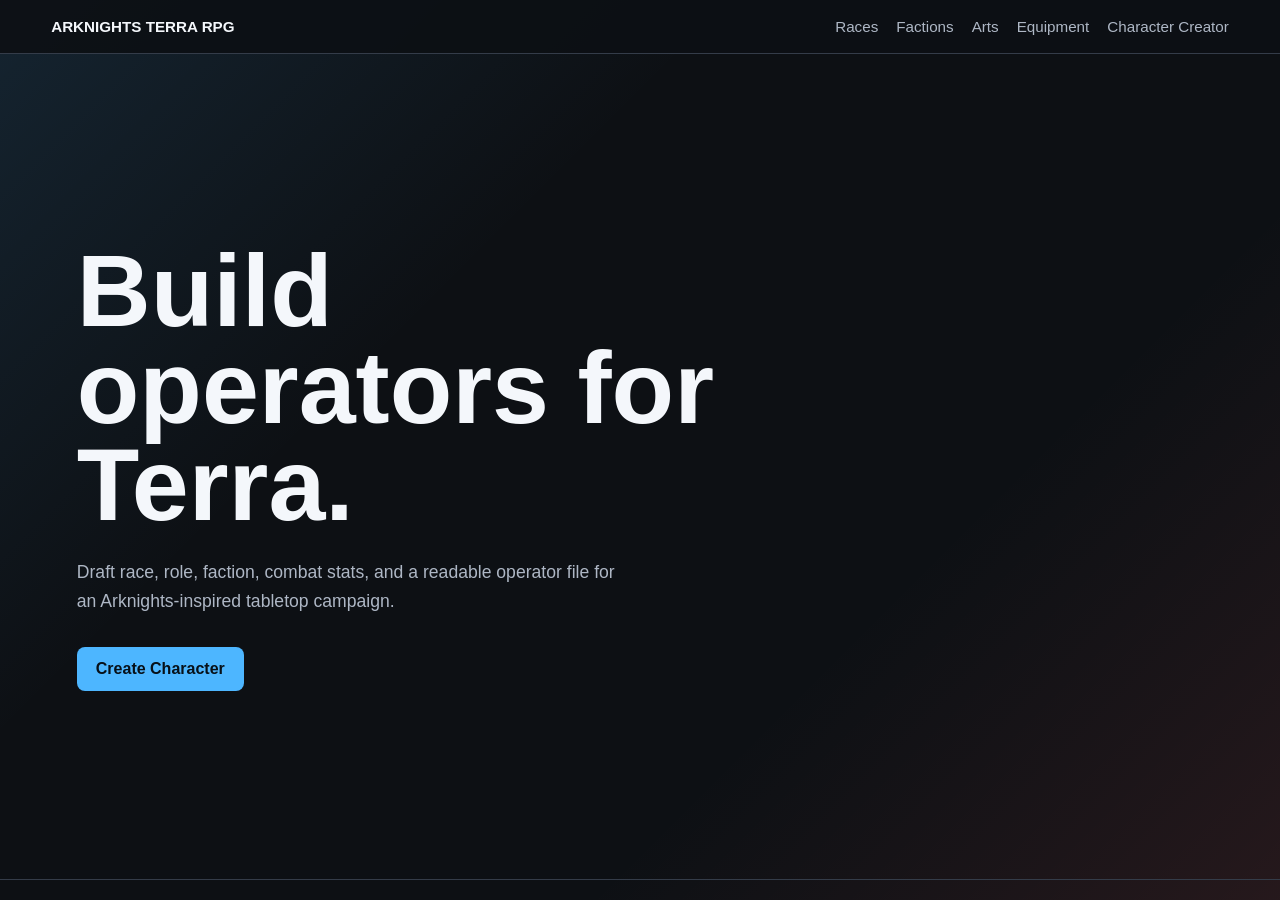
<file: Homebrew Arknights/index.html>
<!DOCTYPE html>
<html lang="en">
<head>
    <meta charset="UTF-8">
    <meta name="viewport" content="width=device-width, initial-scale=1.0">
    <title>Arknights Terra RPG</title>
    <link rel="stylesheet" href="css/style.css">
</head>
<body>

<header class="site-header">
    <a class="brand" href="index.html">ARKNIGHTS TERRA RPG</a>

    <nav aria-label="Main navigation">
        <a href="races.html">Races</a>
        <a href="factions.html">Factions</a>
        <a href="arts.html">Arts</a>
        <a href="equipment.html">Equipment</a>
        <a href="creator.html">Character Creator</a>
    </nav>
</header>

<main>
    <section class="hero">
        <div class="hero-content">
            <h1>Build operators for Terra.</h1>

            <p>
                Draft race, role, faction, combat stats, and a readable operator file for an Arknights-inspired tabletop campaign.
            </p>

            <a href="creator.html" class="button primary-button">Create Character</a>
        </div>
    </section>
</main>

</body>
</html>
</file>
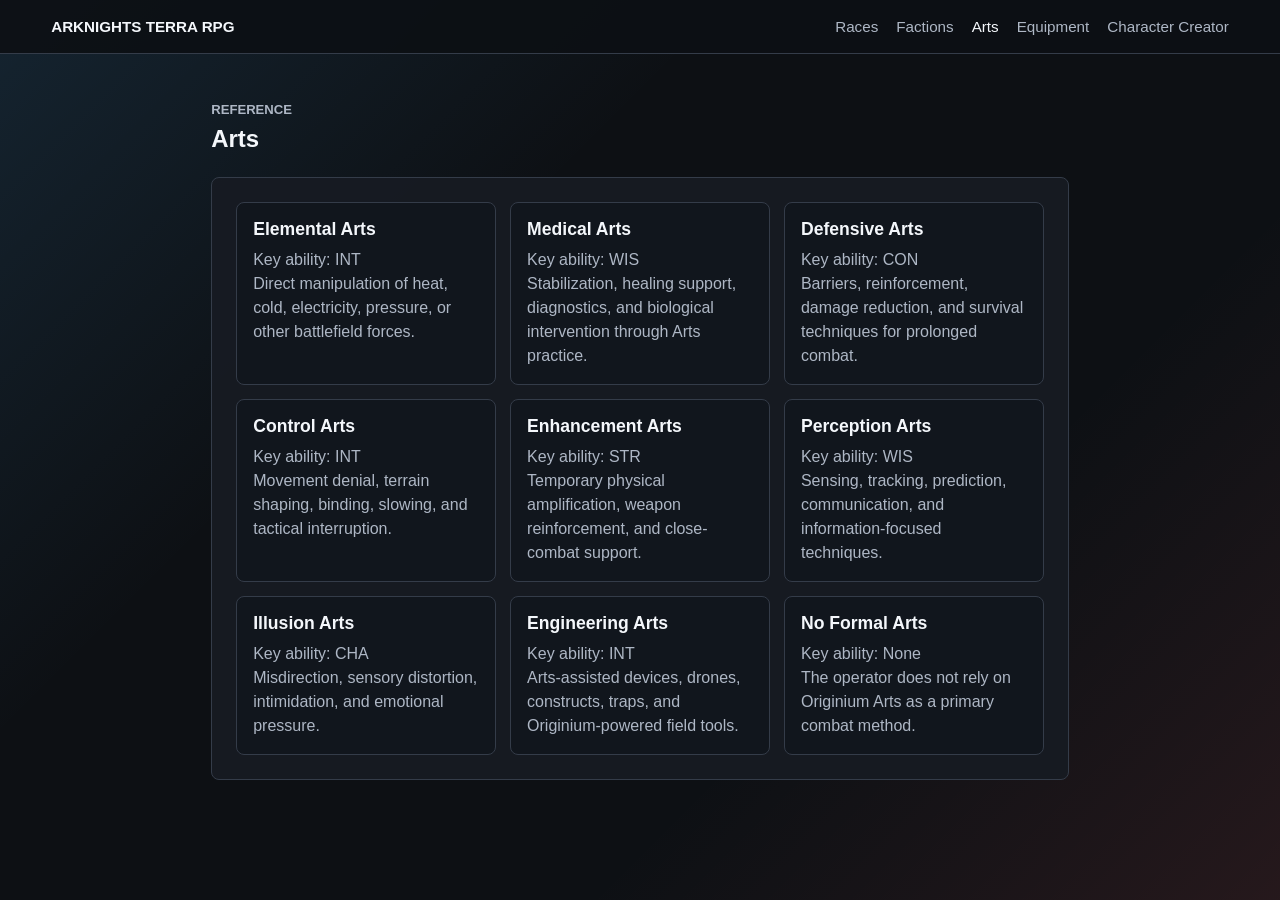
<file: Homebrew Arknights/arts.html>
<!DOCTYPE html>
<html lang="en">
<head>
    <meta charset="UTF-8">
    <meta name="viewport" content="width=device-width, initial-scale=1.0">
    <title>Arts | Arknights Terra RPG</title>
    <link rel="stylesheet" href="css/style.css">
</head>
<body>

<header class="site-header">
    <a class="brand" href="index.html">ARKNIGHTS TERRA RPG</a>
    <nav aria-label="Main navigation">
        <a href="races.html">Races</a>
        <a href="factions.html">Factions</a>
        <a href="arts.html" aria-current="page">Arts</a>
        <a href="equipment.html">Equipment</a>
        <a href="creator.html">Character Creator</a>
    </nav>
</header>

<main class="page-shell">
    <section class="page-intro">
        <p>Reference</p>
        <h1>Arts</h1>
    </section>

    <section class="content-panel">
        <div class="content-grid" data-reference-grid="arts"></div>
    </section>
</main>

<script src="js/reference.js"></script>

</body>
</html>
</file>
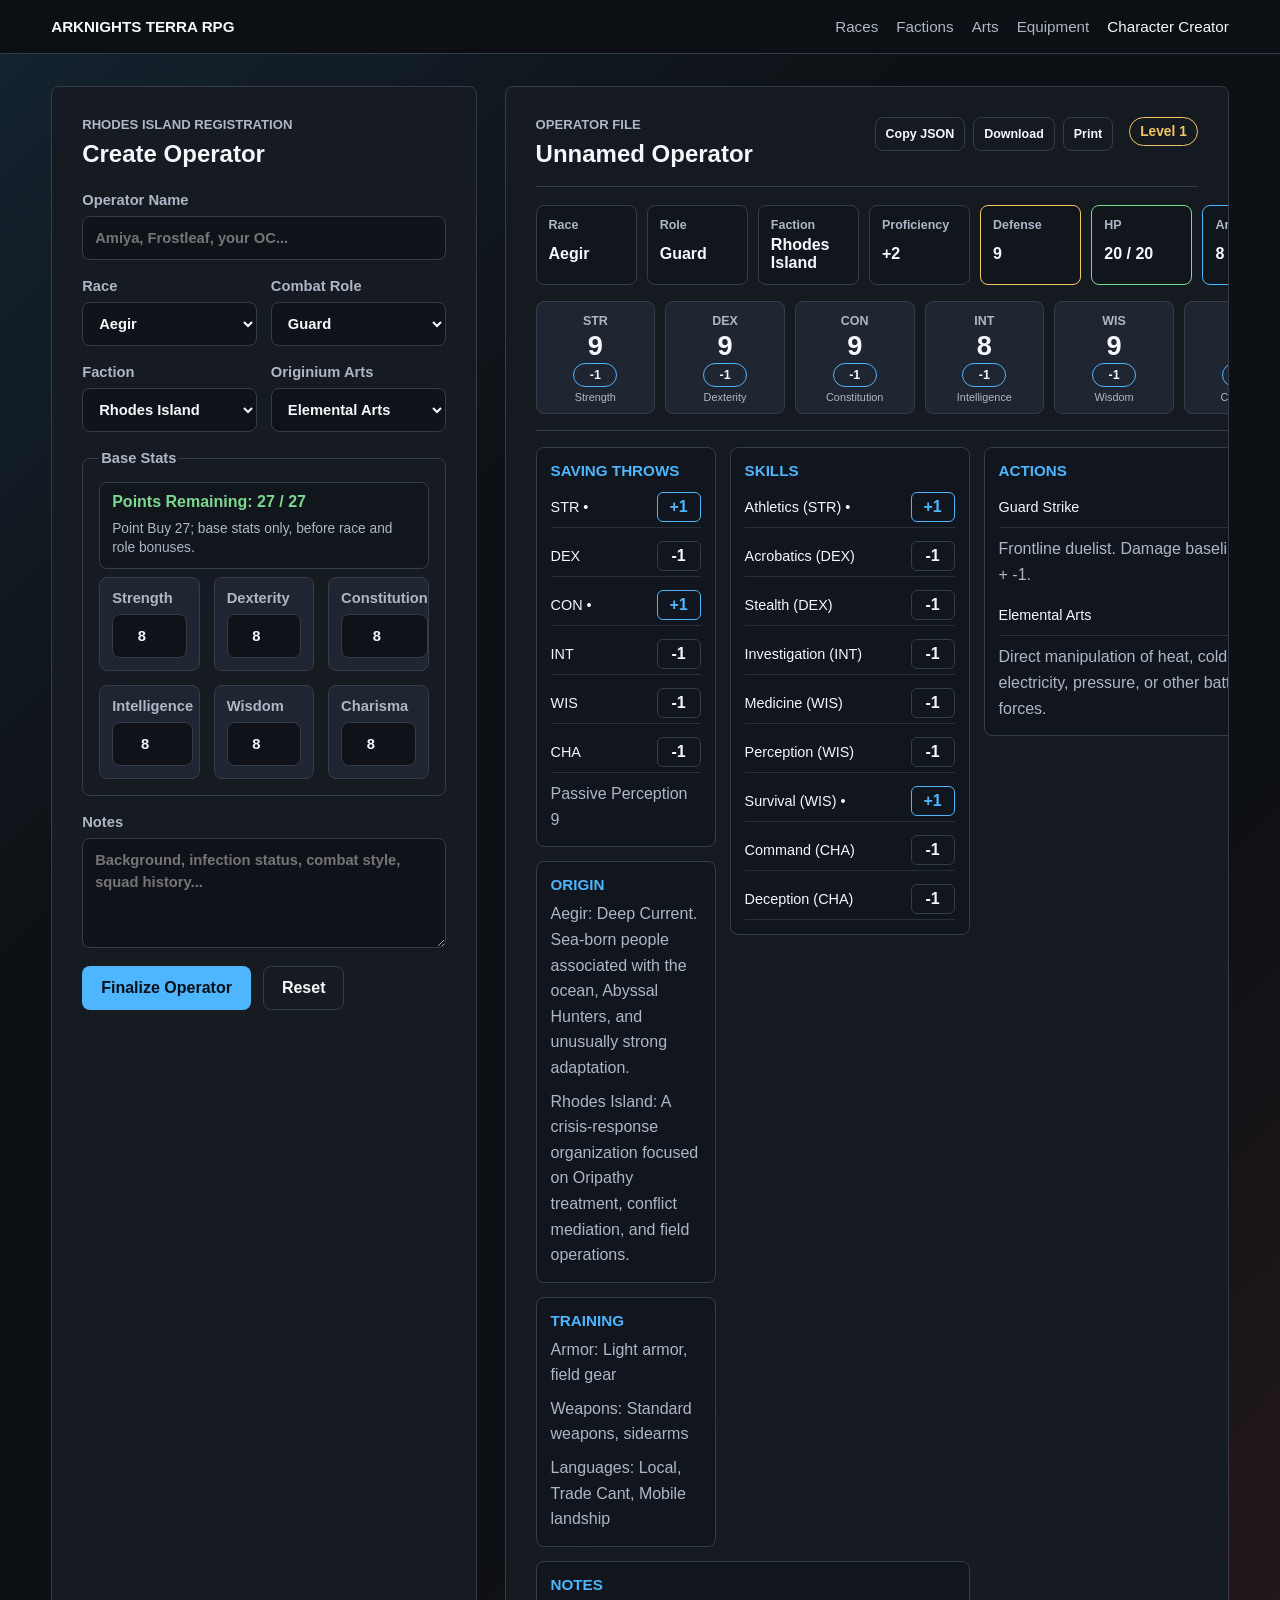
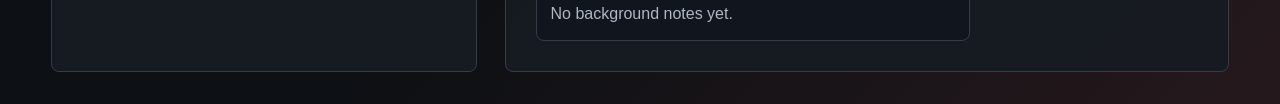
<file: Homebrew Arknights/creator.html>
<!DOCTYPE html>
<html lang="en">
<head>
    <meta charset="UTF-8">
    <meta name="viewport" content="width=device-width, initial-scale=1.0">
    <title>Character Creator | Arknights Terra RPG</title>
    <link rel="stylesheet" href="css/style.css">
</head>
<body>

<header class="site-header">
    <a class="brand" href="index.html">ARKNIGHTS TERRA RPG</a>

    <nav aria-label="Main navigation">
        <a href="races.html">Races</a>
        <a href="factions.html">Factions</a>
        <a href="arts.html">Arts</a>
        <a href="equipment.html">Equipment</a>
        <a href="creator.html" aria-current="page">Character Creator</a>
    </nav>
</header>

<main class="creator-shell">
    <section class="builder-panel" aria-labelledby="builder-title">
        <div class="section-heading">
            <p>Rhodes Island Registration</p>
            <h1 id="builder-title">Create Operator</h1>
        </div>

        <form id="creator-form" class="creator-form">
            <label>
                Operator Name
                <input id="name" name="name" type="text" placeholder="Amiya, Frostleaf, your OC..." maxlength="40" autocomplete="off">
            </label>

            <div class="form-grid">
                <label>
                    Race
                    <select id="race" name="race"></select>
                </label>

                <label>
                    Combat Role
                    <select id="role" name="role"></select>
                </label>
            </div>

            <div class="form-grid">
                <label>
                    Faction
                    <select id="faction" name="faction"></select>
                </label>

                <label>
                    Originium Arts
                    <select id="arts" name="arts"></select>
                </label>
            </div>

            <fieldset>
                <legend>Base Stats</legend>
                <div class="point-buy-status" id="point-buy-status"></div>
                <div class="stat-editor" id="stat-editor"></div>
            </fieldset>

            <label>
                Notes
                <textarea id="notes" name="notes" rows="4" placeholder="Background, infection status, combat style, squad history..."></textarea>
            </label>

            <div class="actions">
                <button class="button primary-button" type="submit" id="finalize-button">Finalize Operator</button>
                <button class="button ghost-button" type="button" id="reset-button">Reset</button>
            </div>

            <p class="form-message" id="form-message" role="status"></p>
        </form>
    </section>

    <aside class="sheet-panel" aria-labelledby="sheet-title">
        <div class="sheet-header">
            <div>
                <p>Operator File</p>
                <h2 id="sheet-title">Unnamed Operator</h2>
            </div>
            <div class="sheet-actions" aria-label="Sheet actions">
                <button class="button ghost-button compact-button" type="button" id="copy-json-button">Copy JSON</button>
                <button class="button ghost-button compact-button" type="button" id="download-json-button">Download</button>
                <button class="button ghost-button compact-button" type="button" id="print-sheet-button">Print</button>
            </div>
            <span id="sheet-level">Level 1</span>
        </div>

        <div id="sheet" class="character-sheet"></div>
    </aside>
</main>

<script src="js/creator.js"></script>

</body>
</html>
</file>
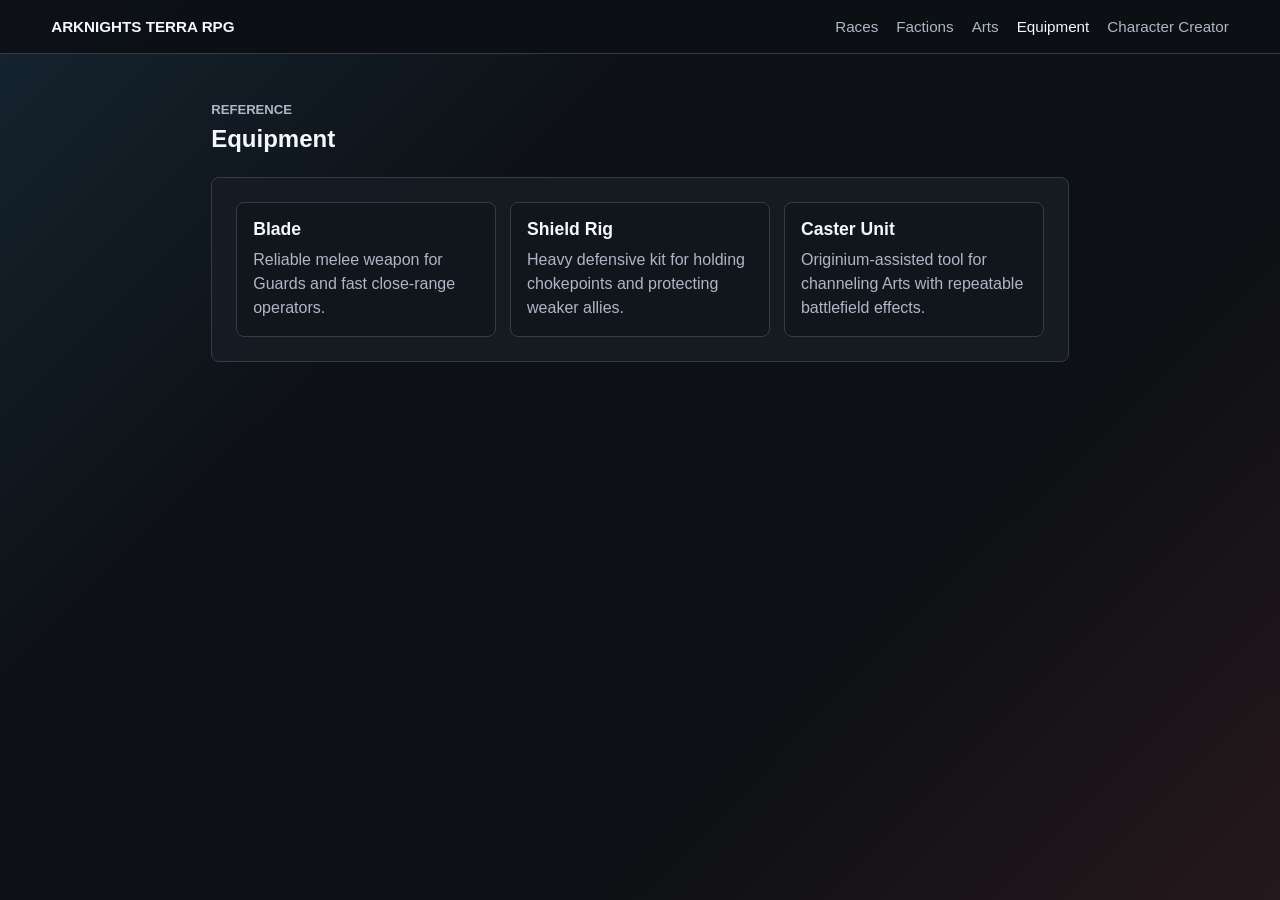
<file: Homebrew Arknights/equipment.html>
<!DOCTYPE html>
<html lang="en">
<head>
    <meta charset="UTF-8">
    <meta name="viewport" content="width=device-width, initial-scale=1.0">
    <title>Equipment | Arknights Terra RPG</title>
    <link rel="stylesheet" href="css/style.css">
</head>
<body>

<header class="site-header">
    <a class="brand" href="index.html">ARKNIGHTS TERRA RPG</a>
    <nav aria-label="Main navigation">
        <a href="races.html">Races</a>
        <a href="factions.html">Factions</a>
        <a href="arts.html">Arts</a>
        <a href="equipment.html" aria-current="page">Equipment</a>
        <a href="creator.html">Character Creator</a>
    </nav>
</header>

<main class="page-shell">
    <section class="page-intro">
        <p>Reference</p>
        <h1>Equipment</h1>
    </section>

    <section class="content-panel">
        <div class="content-grid">
            <article class="content-item">
                <h2>Blade</h2>
                <p>Reliable melee weapon for Guards and fast close-range operators.</p>
            </article>
            <article class="content-item">
                <h2>Shield Rig</h2>
                <p>Heavy defensive kit for holding chokepoints and protecting weaker allies.</p>
            </article>
            <article class="content-item">
                <h2>Caster Unit</h2>
                <p>Originium-assisted tool for channeling Arts with repeatable battlefield effects.</p>
            </article>
        </div>
    </section>
</main>

</body>
</html>
</file>
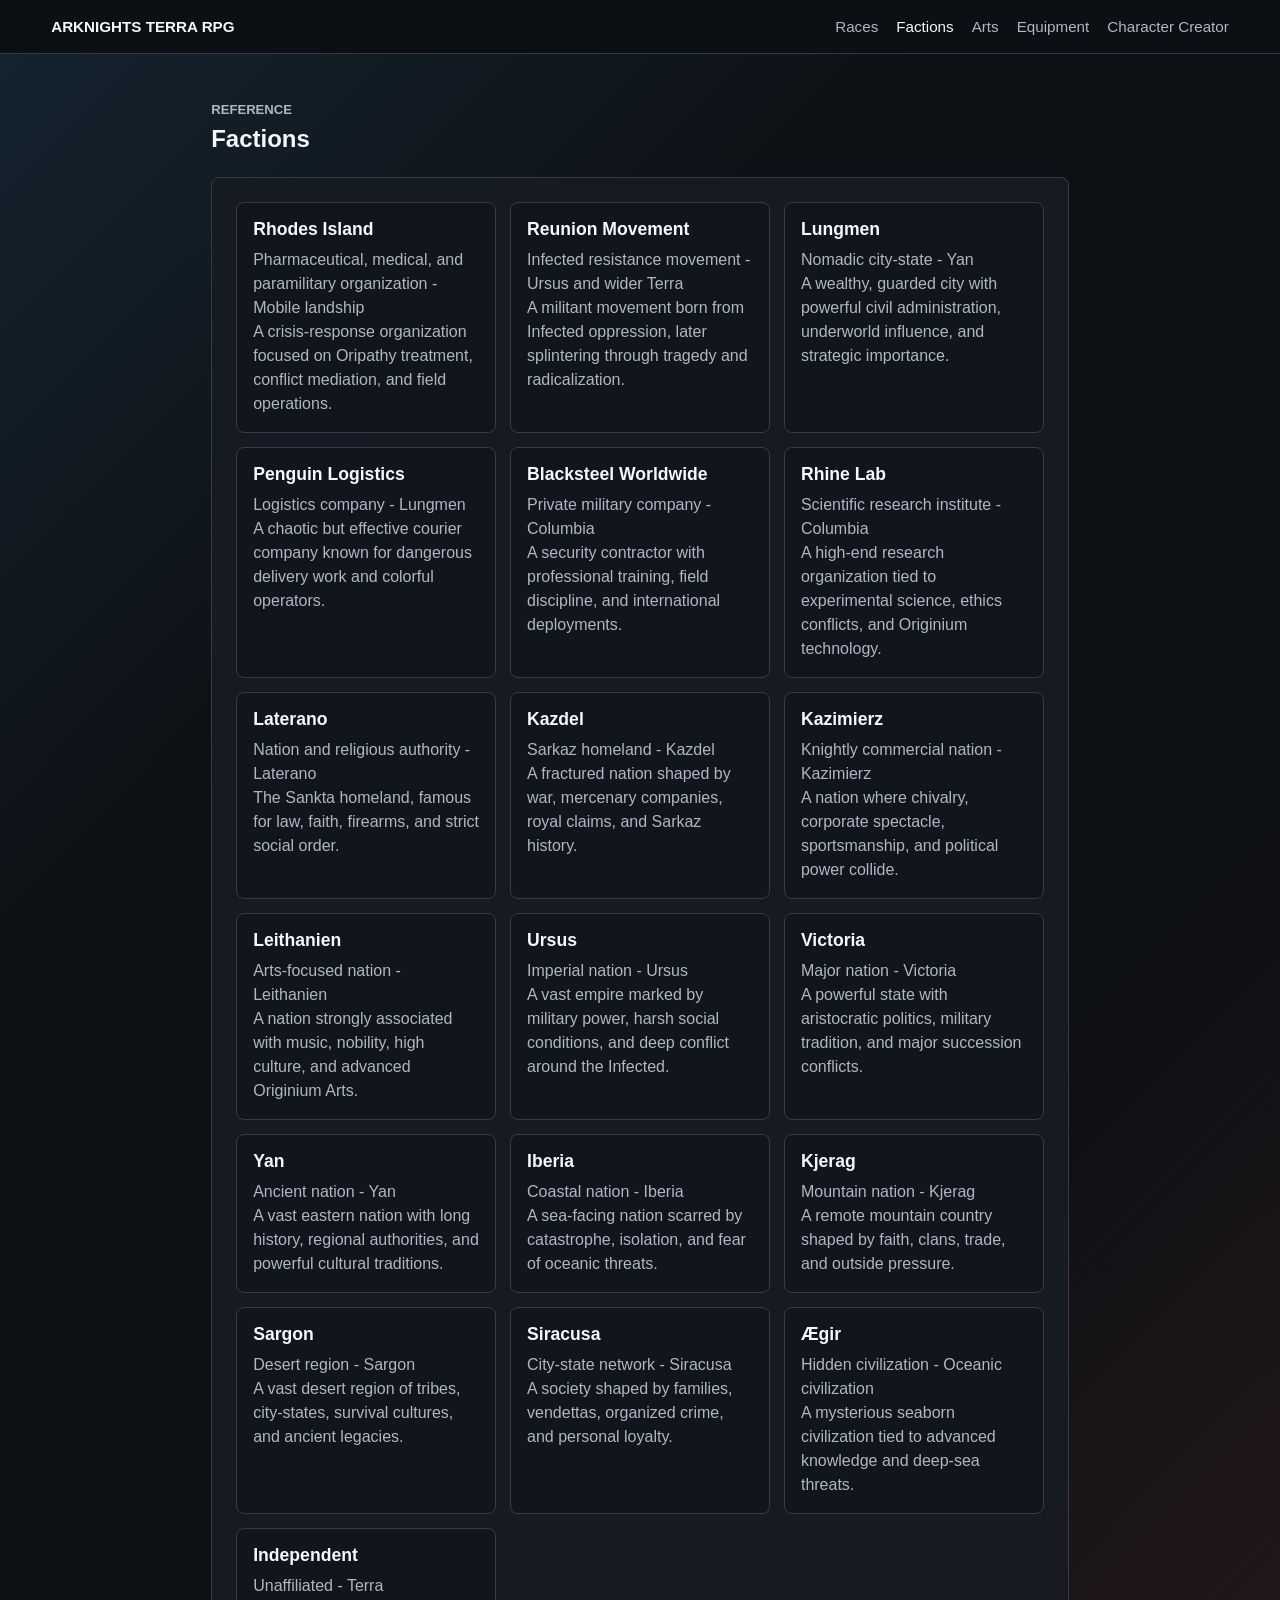
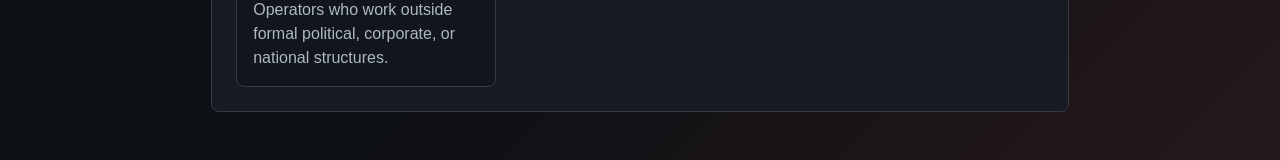
<file: Homebrew Arknights/factions.html>
<!DOCTYPE html>
<html lang="en">
<head>
    <meta charset="UTF-8">
    <meta name="viewport" content="width=device-width, initial-scale=1.0">
    <title>Factions | Arknights Terra RPG</title>
    <link rel="stylesheet" href="css/style.css">
</head>
<body>

<header class="site-header">
    <a class="brand" href="index.html">ARKNIGHTS TERRA RPG</a>
    <nav aria-label="Main navigation">
        <a href="races.html">Races</a>
        <a href="factions.html" aria-current="page">Factions</a>
        <a href="arts.html">Arts</a>
        <a href="equipment.html">Equipment</a>
        <a href="creator.html">Character Creator</a>
    </nav>
</header>

<main class="page-shell">
    <section class="page-intro">
        <p>Reference</p>
        <h1>Factions</h1>
    </section>

    <section class="content-panel">
        <div class="content-grid" data-reference-grid="factions"></div>
    </section>
</main>

<script src="js/reference.js"></script>

</body>
</html>
</file>
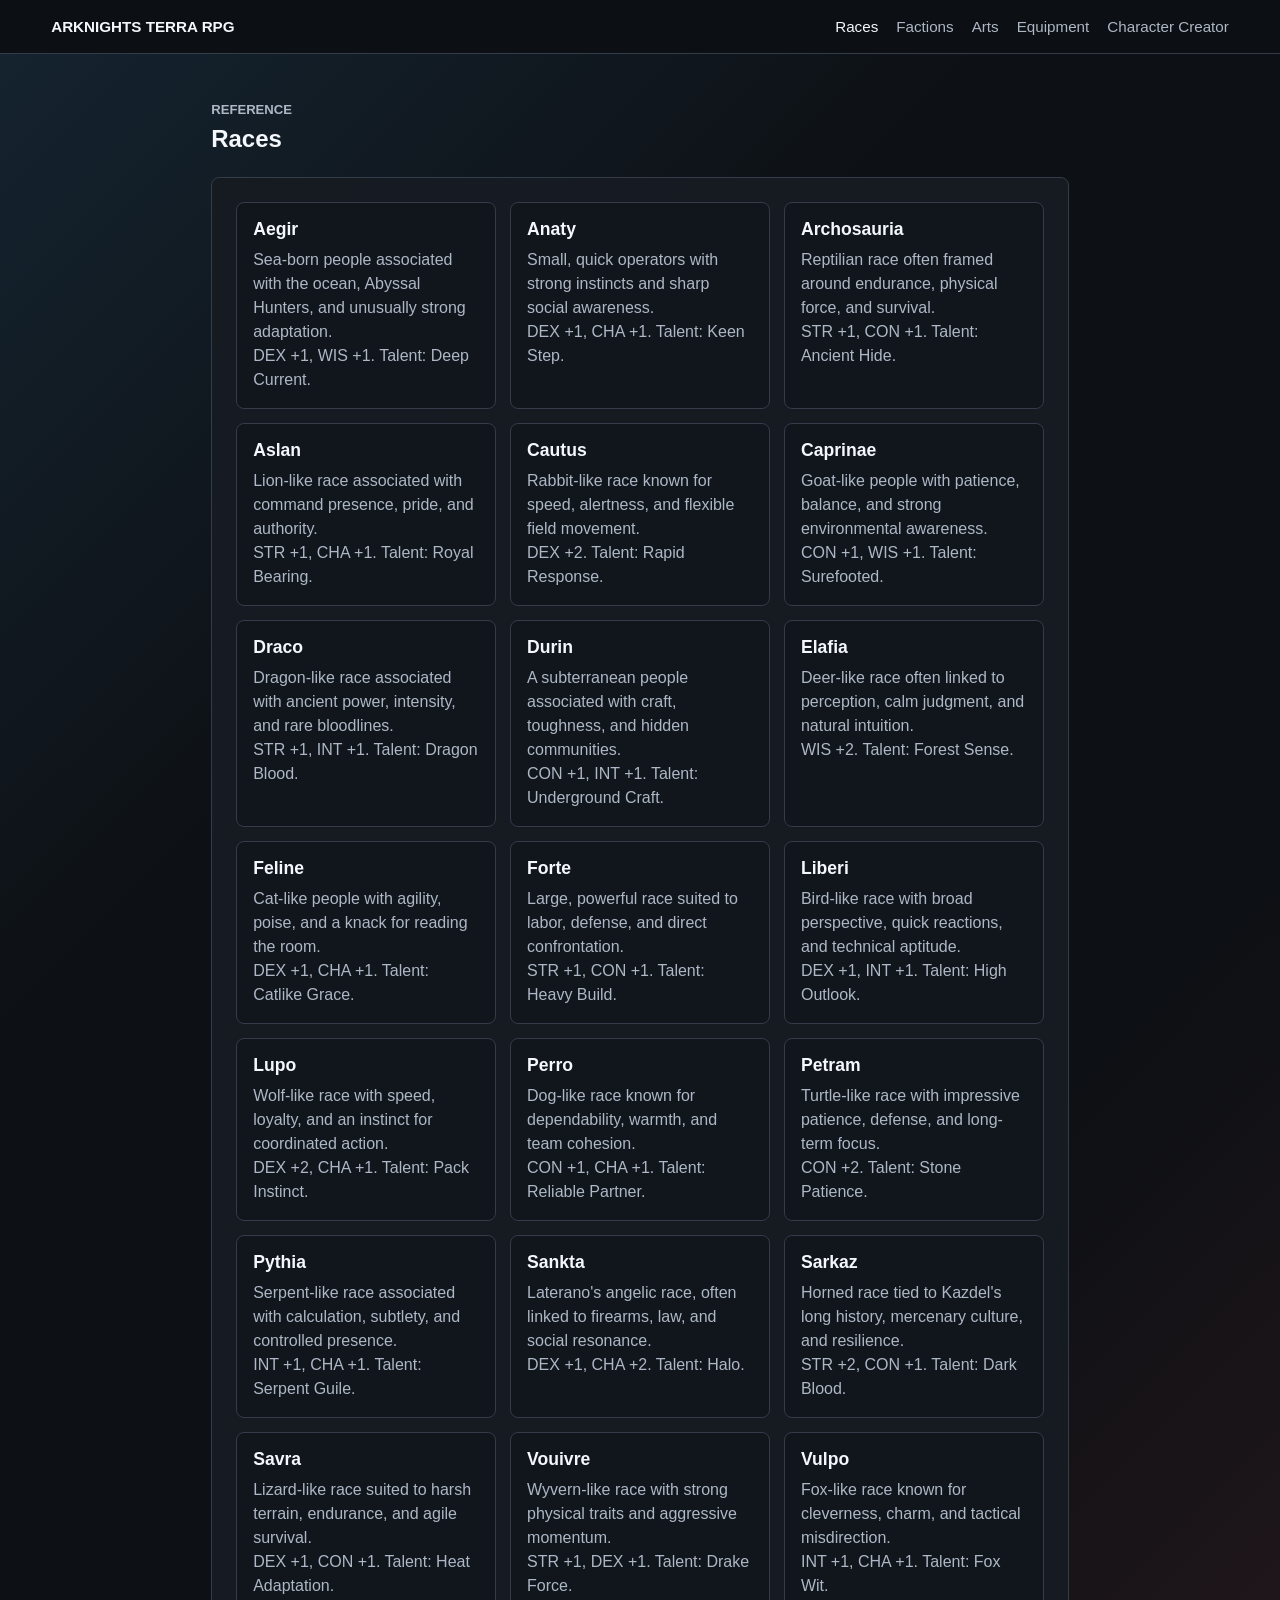
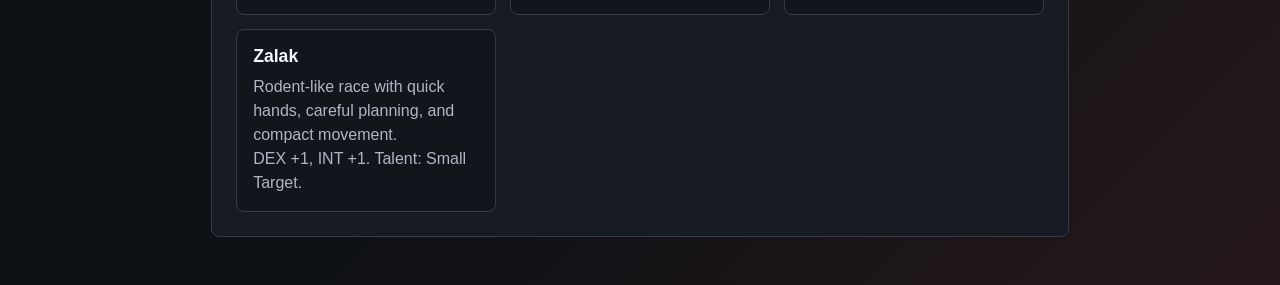
<file: Homebrew Arknights/races.html>
<!DOCTYPE html>
<html lang="en">
<head>
    <meta charset="UTF-8">
    <meta name="viewport" content="width=device-width, initial-scale=1.0">
    <title>Races | Arknights Terra RPG</title>
    <link rel="stylesheet" href="css/style.css">
</head>
<body>

<header class="site-header">
    <a class="brand" href="index.html">ARKNIGHTS TERRA RPG</a>
    <nav aria-label="Main navigation">
        <a href="races.html" aria-current="page">Races</a>
        <a href="factions.html">Factions</a>
        <a href="arts.html">Arts</a>
        <a href="equipment.html">Equipment</a>
        <a href="creator.html">Character Creator</a>
    </nav>
</header>

<main class="page-shell">
    <section class="page-intro">
        <p>Reference</p>
        <h1>Races</h1>
    </section>

    <section class="content-panel">
        <div class="content-grid" data-reference-grid="races"></div>
    </section>
</main>

<script src="js/reference.js"></script>

</body>
</html>
</file>
<file: Homebrew Arknights/css/style.css>
:root {
    --bg: #0d1014;
    --panel: #171b22;
    --panel-strong: #202631;
    --line: #343c49;
    --text: #f4f7fb;
    --muted: #aeb7c5;
    --cyan: #4db6ff;
    --gold: #f2c766;
    --red: #ff6262;
    --green: #7bd88f;
}

* {
    box-sizing: border-box;
}

body {
    margin: 0;
    min-height: 100vh;
    background:
        linear-gradient(135deg, rgba(77, 182, 255, 0.12), transparent 34%),
        linear-gradient(315deg, rgba(255, 98, 98, 0.1), transparent 32%),
        var(--bg);
    color: var(--text);
    font-family: Arial, Helvetica, sans-serif;
}

a {
    color: inherit;
}

.site-header {
    display: flex;
    align-items: center;
    justify-content: space-between;
    gap: 24px;
    padding: 18px clamp(20px, 4vw, 56px);
    background: rgba(13, 16, 20, 0.92);
    border-bottom: 1px solid var(--line);
    position: sticky;
    top: 0;
    z-index: 10;
}

.brand {
    font-size: 0.95rem;
    font-weight: 800;
    letter-spacing: 0;
    text-decoration: none;
    white-space: nowrap;
}

nav {
    display: flex;
    flex-wrap: wrap;
    justify-content: flex-end;
    gap: 8px 18px;
}

nav a {
    color: var(--muted);
    font-size: 0.95rem;
    text-decoration: none;
}

nav a:hover,
nav a[aria-current="page"] {
    color: var(--text);
}

.hero {
    min-height: calc(100vh - 74px);
    display: grid;
    align-items: center;
    padding: 72px clamp(20px, 6vw, 96px);
    border-bottom: 1px solid var(--line);
}

.hero-content {
    max-width: 760px;
}

.hero p,
.section-heading p,
.sheet-header p,
.page-intro p,
.form-message {
    color: var(--muted);
}

.hero h1 {
    margin: 0;
    max-width: 720px;
    font-size: clamp(2.4rem, 8vw, 6.4rem);
    line-height: 0.95;
}

.hero p {
    max-width: 560px;
    margin: 24px 0 30px;
    font-size: 1.1rem;
    line-height: 1.7;
}

.button {
    border: 1px solid transparent;
    border-radius: 8px;
    cursor: pointer;
    display: inline-flex;
    align-items: center;
    justify-content: center;
    min-height: 44px;
    padding: 11px 18px;
    color: var(--text);
    font: inherit;
    font-weight: 700;
    text-decoration: none;
}

.button:disabled {
    cursor: not-allowed;
    filter: grayscale(0.6);
    opacity: 0.55;
}

.primary-button {
    background: var(--cyan);
    color: #071018;
}

.ghost-button {
    background: transparent;
    border-color: var(--line);
}

.creator-shell {
    display: grid;
    grid-template-columns: minmax(320px, 0.74fr) minmax(620px, 1.26fr);
    gap: 28px;
    padding: 32px clamp(16px, 4vw, 56px);
}

.builder-panel,
.sheet-panel,
.content-panel {
    background: rgba(23, 27, 34, 0.94);
    border: 1px solid var(--line);
    border-radius: 8px;
}

.builder-panel,
.sheet-panel {
    padding: clamp(18px, 3vw, 30px);
}

.sheet-panel {
    align-self: start;
    position: sticky;
    top: 92px;
    overflow: hidden;
}

.section-heading p,
.sheet-header p,
.page-intro p {
    margin: 0 0 8px;
    font-size: 0.82rem;
    font-weight: 700;
    text-transform: uppercase;
}

.section-heading h1,
.sheet-header h2,
.page-intro h1 {
    margin: 0;
}

.creator-form {
    display: grid;
    gap: 18px;
    margin-top: 24px;
}

label,
fieldset {
    display: grid;
    gap: 8px;
}

label,
legend {
    color: var(--muted);
    font-size: 0.92rem;
    font-weight: 700;
}

fieldset {
    margin: 0;
    padding: 16px;
    border: 1px solid var(--line);
    border-radius: 8px;
}

input,
select,
textarea {
    width: 100%;
    border: 1px solid var(--line);
    border-radius: 8px;
    background: #0f1319;
    color: var(--text);
    font: inherit;
    min-height: 44px;
    padding: 10px 12px;
}

textarea {
    resize: vertical;
    line-height: 1.5;
}

.form-grid,
.stat-editor,
.identity-grid,
.resource-grid {
    display: grid;
    grid-template-columns: repeat(2, minmax(0, 1fr));
    gap: 14px;
}

.stat-editor {
    grid-template-columns: repeat(3, minmax(0, 1fr));
}

.point-buy-status {
    display: flex;
    flex-wrap: wrap;
    align-items: center;
    justify-content: space-between;
    gap: 8px 14px;
    background: #11161d;
    border: 1px solid var(--line);
    border-radius: 8px;
    padding: 10px 12px;
}

.point-buy-status strong {
    color: var(--text);
}

.point-buy-status span {
    color: var(--muted);
    font-size: 0.86rem;
    line-height: 1.4;
}

.point-buy-status.invalid {
    border-color: var(--red);
}

.point-buy-status.invalid span,
.form-message.invalid {
    color: var(--red);
}

.point-buy-status.valid strong {
    color: var(--green);
}

.stat-control {
    background: var(--panel-strong);
    border: 1px solid var(--line);
    border-radius: 8px;
    padding: 12px;
}

.stat-control input {
    text-align: center;
}

.actions {
    display: flex;
    flex-wrap: wrap;
    gap: 12px;
}

.sheet-header {
    display: flex;
    align-items: flex-start;
    justify-content: space-between;
    gap: 16px;
    border-bottom: 1px solid var(--line);
    padding-bottom: 18px;
}

.sheet-actions {
    display: flex;
    flex-wrap: wrap;
    justify-content: flex-end;
    gap: 8px;
    margin-left: auto;
}

.compact-button {
    min-height: 34px;
    padding: 7px 10px;
    font-size: 0.78rem;
}

.sheet-header span {
    border: 1px solid var(--gold);
    border-radius: 999px;
    color: var(--gold);
    font-size: 0.86rem;
    font-weight: 700;
    padding: 6px 10px;
    white-space: nowrap;
}

.character-sheet {
    display: grid;
    gap: 16px;
    margin-top: 18px;
}

.sheet-dashboard {
    display: grid;
    gap: 16px;
}

.sheet-topline {
    display: grid;
    grid-template-columns: repeat(7, minmax(0, 1fr));
    gap: 10px;
}

.metric {
    display: grid;
    gap: 4px;
    background: #11161d;
    border: 1px solid var(--line);
    border-radius: 8px;
    padding: 12px;
}

.metric.hp-metric {
    border-color: var(--green);
}

.metric.arts-metric {
    border-color: var(--cyan);
}

.metric.defense-metric {
    border-color: var(--gold);
}

.metric span,
.stat-card span,
.stat-card small {
    color: var(--muted);
    font-size: 0.78rem;
    font-weight: 700;
}

.metric strong {
    min-width: 0;
    overflow-wrap: anywhere;
}

.resource-grid .metric:first-child strong {
    color: var(--green);
}

.resource-grid .metric:nth-child(2) strong {
    color: var(--cyan);
}

.stat-grid {
    display: grid;
    grid-template-columns: repeat(6, minmax(0, 1fr));
    gap: 10px;
}

.operator-stats {
    border-bottom: 1px solid var(--line);
    padding-bottom: 16px;
}

.stat-card {
    display: grid;
    justify-items: center;
    gap: 4px;
    background: var(--panel-strong);
    border: 1px solid var(--line);
    border-radius: 8px;
    min-height: 112px;
    padding: 12px 6px 10px;
}

.stat-card strong {
    font-size: 1.7rem;
    line-height: 1;
}

.stat-card small {
    border: 1px solid var(--cyan);
    border-radius: 999px;
    color: var(--text);
    min-width: 44px;
    padding: 4px 8px;
    text-align: center;
}

.stat-card em {
    color: var(--muted);
    font-size: 0.68rem;
    font-style: normal;
}

.sheet-body-grid {
    display: grid;
    grid-template-columns: minmax(180px, 0.72fr) minmax(240px, 1fr) minmax(320px, 1.35fr);
    gap: 14px;
    align-items: start;
}

.sheet-module {
    display: grid;
    gap: 8px;
    background: rgba(17, 22, 29, 0.9);
    border: 1px solid var(--line);
    border-radius: 8px;
    padding: 14px;
}

.skill-module {
    grid-row: span 3;
}

.combat-module {
    grid-row: span 2;
}

.notes-module {
    grid-column: span 2;
}

.sheet-row {
    display: grid;
    grid-template-columns: minmax(0, 1fr) auto;
    align-items: center;
    gap: 10px;
    border-bottom: 1px solid rgba(174, 183, 197, 0.16);
    min-height: 34px;
    padding: 5px 0;
}

.sheet-row span {
    color: var(--text);
    font-size: 0.9rem;
    min-width: 0;
    overflow-wrap: anywhere;
}

.sheet-row strong {
    border: 1px solid var(--line);
    border-radius: 6px;
    min-width: 44px;
    padding: 5px 8px;
    text-align: center;
}

.sheet-row .tag-good {
    border-color: var(--cyan);
    color: var(--cyan);
}

.sheet-module h3 {
    margin: 0;
    color: var(--cyan);
    font-size: 0.95rem;
    text-transform: uppercase;
}

.sheet-module p {
    margin: 0;
    color: var(--muted);
    line-height: 1.6;
    overflow-wrap: anywhere;
}

.page-shell {
    max-width: 960px;
    margin: 0 auto;
    padding: 48px clamp(16px, 4vw, 56px);
}

.content-panel {
    margin-top: 24px;
    padding: 24px;
}

.content-grid {
    display: grid;
    grid-template-columns: repeat(3, minmax(0, 1fr));
    gap: 14px;
}

.content-item {
    border: 1px solid var(--line);
    border-radius: 8px;
    background: #11161d;
    padding: 16px;
}

.content-item h2 {
    margin: 0 0 8px;
    font-size: 1.1rem;
}

.content-item p {
    margin: 0;
    color: var(--muted);
    line-height: 1.5;
}

@media (max-width: 920px) {
    .site-header,
    .creator-shell {
        display: grid;
    }

    nav {
        justify-content: flex-start;
    }

    .creator-shell {
        grid-template-columns: 1fr;
    }

    .sheet-panel {
        position: static;
    }

    .content-grid {
        grid-template-columns: 1fr;
    }

    .sheet-topline,
    .sheet-body-grid {
        grid-template-columns: 1fr 1fr;
    }

    .sheet-header {
        flex-wrap: wrap;
    }

    .combat-module,
    .skill-module,
    .notes-module {
        grid-column: span 2;
        grid-row: auto;
    }
}

@media print {
    body {
        background: #fff;
        color: #111;
    }

    .site-header,
    .builder-panel,
    .sheet-actions {
        display: none;
    }

    .creator-shell {
        display: block;
        padding: 0;
    }

    .sheet-panel {
        border: 0;
        color: #111;
        position: static;
    }

    .metric,
    .stat-card,
    .sheet-module {
        break-inside: avoid;
    }
}

@media (max-width: 620px) {
    .form-grid,
    .stat-editor,
    .identity-grid,
    .resource-grid,
    .stat-grid,
    .sheet-topline,
    .sheet-body-grid {
        grid-template-columns: 1fr;
    }

    .combat-module,
    .skill-module,
    .notes-module {
        grid-column: auto;
    }

    .hero {
        min-height: auto;
        padding-top: 58px;
    }
}
</file>
